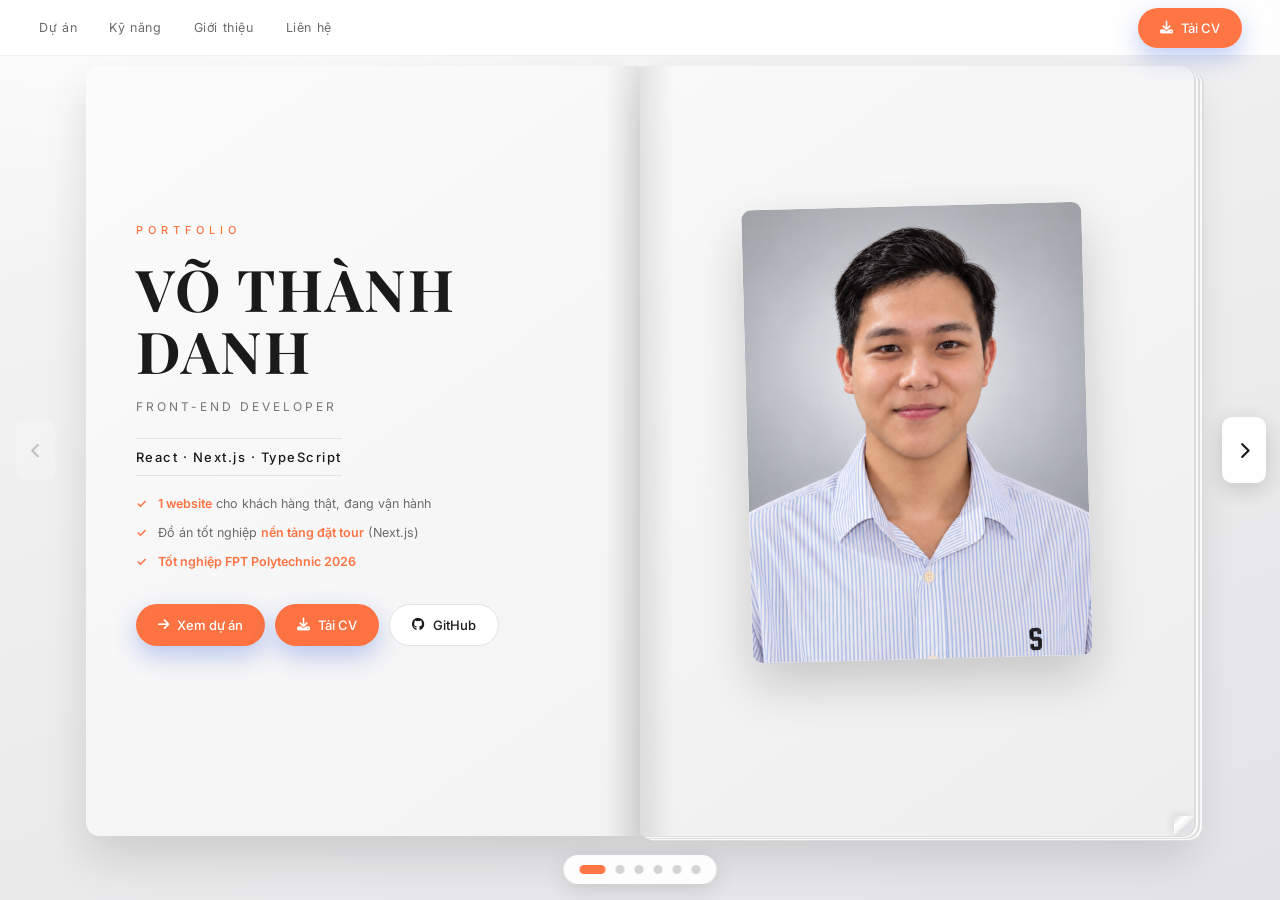
<file: index.html>
<!DOCTYPE html>
<html lang="vi">
<head>
    <meta charset="UTF-8">
    <meta name="viewport" content="width=device-width, initial-scale=1.0">
    <title>Võ Thành Danh - Portfolio</title>
    <meta name="description" content="Portfolio của Võ Thành Danh — Junior Front-end Developer: React, Next.js, TypeScript, 2 dự án thực tế đang vận hành.">
    <meta name="theme-color" content="#ff4400">

    <!-- Open Graph: hiển thị ảnh + tên khi chia sẻ link (Zalo, email, Facebook...) -->
    <meta property="og:type" content="website">
    <meta property="og:url" content="https://vo-thanh-danh-portfolio.vercel.app/">
    <meta property="og:site_name" content="Võ Thành Danh Portfolio">
    <meta property="og:locale" content="vi_VN">
    <meta property="og:title" content="Võ Thành Danh | Front-end Developer">
    <meta property="og:description" content="React · Next.js · TypeScript. 2 dự án thực tế đang vận hành.">
    <meta property="og:image" content="https://vo-thanh-danh-portfolio.vercel.app/images/og-cover.png">
    <meta property="og:image:width" content="1200">
    <meta property="og:image:height" content="630">
    <meta property="og:image:alt" content="Võ Thành Danh —  Front-end Developer">

    <meta name="twitter:card" content="summary_large_image">
    <meta name="twitter:title" content="Võ Thành Danh | Front-end Developer">
    <meta name="twitter:description" content="React · Next.js · TypeScript. 2 dự án thực tế đang vận hành.">
    <meta name="twitter:image" content="https://vo-thanh-danh-portfolio.vercel.app/images/og-cover.png">

    <link rel="stylesheet" href="style.css">
    <link href="https://fonts.googleapis.com/css2?family=Playfair+Display:wght@400;500;600;700&family=Inter:wght@300;400;500;600&display=swap" rel="stylesheet">
    <link rel="stylesheet" href="https://cdnjs.cloudflare.com/ajax/libs/font-awesome/6.4.0/css/all.min.css">
</head>
<body>
    <header class="topbar" id="topbar">
        <nav class="topbar-nav" aria-label="Điều hướng chính">
            <button type="button" data-target="project-1,project-2">Dự án</button>
            <button type="button" data-target="skills">Kỹ năng</button>
            <button type="button" data-target="about">Giới thiệu</button>
            <button type="button" data-target="contact">Liên hệ</button>
        </nav>
        <button class="btn-primary topbar-cv js-cv" type="button">
            <i class="fas fa-download"></i> Tải CV
        </button>
    </header>

    <div class="scroll-progress" id="scrollProgress"></div>

    <button class="nav-btn prev-btn" id="prevBtn" aria-label="Trang trước">
        <i class="fas fa-chevron-left"></i>
    </button>
    <button class="nav-btn next-btn" id="nextBtn" aria-label="Trang sau">
        <i class="fas fa-chevron-right"></i>
    </button>

    <main class="scroller" id="scroller">

        <!-- Slide 1: Trang bìa (kèm tóm tắt) -->
        <section class="spread cover-spread reveal" id="hero" data-title="Trang bìa">
            <div class="left-page cover-left">
                <div class="page-content">
                    <p class="cover-label">PORTFOLIO</p>
                    <h1 class="cover-name">VÕ THÀNH DANH</h1>
                    <p class="cover-role">FRONT-END DEVELOPER</p>
                    <p class="cover-stack">React · Next.js · TypeScript</p>
                    <ul class="cover-points">
                        <li><strong class="kw">1 website</strong> cho khách hàng thật, đang vận hành</li>
                        <li>Đồ án tốt nghiệp <strong class="kw">nền tảng đặt tour</strong> (Next.js)</li>
                        <li><strong class="kw">Tốt nghiệp FPT Polytechnic 2026</strong></li>
                    </ul>
                    <div class="cover-actions">
                        <button class="btn-primary" type="button" data-goto="3">
                            <i class="fas fa-arrow-right"></i> Xem dự án
                        </button>
                        <button class="btn-primary js-cv" id="cvBtn" type="button">
                            <i class="fas fa-download"></i> Tải CV
                        </button>
                        <a class="btn-ghost" href="https://github.com/danh1604" target="_blank" rel="noopener">
                            <i class="fab fa-github"></i> GitHub
                        </a>
                    </div>
                </div>
            </div>
            <div class="right-page cover-right">
                <div class="page-content">
                    <div class="cover-photo">
                        <div class="photo-placeholder">
                            <img src="images/MY.png" alt="Ảnh đại diện">
                        </div>
                    </div>
                </div>
            </div>
        </section>

        <section class="spread content-spread reveal" id="about" data-title="Profile & Học vấn">
            <div class="left-page">
                <div class="page-content">
                    <h2 class="page-title">PROFILE</h2>
                    <div class="content-text">
                        <p class="intro">Xin chào, tôi là <strong>Võ Thành Danh</strong></p>
                        <p>Tôi vừa tốt nghiệp chuyên ngành <strong class="kw">Lập trình Web</strong> tại <strong class="kw">FPT Polytechnic</strong> và định hướng phát triển sự nghiệp trong lĩnh vực Front-end Development. Tôi có khả năng xây dựng <strong class="kw">giao diện web responsive</strong> bằng HTML, CSS, JavaScript, React và Next.js.</p>
                        <p>Trong quá trình học tập và thực hiện dự án, tôi đã xây dựng các website thực tế như <strong class="kw">website đặt lịch cho một tiệm nail</strong> (dự án freelance, đang hoạt động) và <strong class="kw">nền tảng đặt tour du lịch</strong> (đồ án tốt nghiệp nhóm).</p>
                        <p>Hiện tại, tôi đang tìm cơ hội ở vị trí <strong class="kw">Fresher/Intern Front-end</strong> để được làm việc trên sản phẩm thật, học hỏi từ anh chị đi trước và phát triển kỹ năng một cách bài bản.</p>
                    </div>
                    <div class="stats-row">
                        <div class="stat">
                            <span class="stat-num">2+</span>
                            <span class="stat-label">Dự án</span>
                        </div>
                        <div class="stat">
                            <span class="stat-num">3+</span>
                            <span class="stat-label">Năm học</span>
                        </div>
                    </div>
                </div>
            </div>
            <div class="right-page">
                <div class="page-content">
                    <h2 class="page-title">HỌC VẤN</h2>
                    <div class="edu-content">
                        <img src="images/fpt.png" alt="FPT Polytechnic" class="edu-logo">
                        <div class="edu-icon">
                            <i class="fas fa-graduation-cap"></i>
                        </div>
                        <h3>FPT Polytechnic</h3>
                        <p class="edu-major">Website Design / Web Development</p>
                        <p class="edu-time">2023 - 2026</p>
                        <p class="edu-status">Tốt nghiệp</p>
                    </div>
                </div>
            </div>
        </section>

        <section class="spread content-spread reveal" id="skills" data-title="Kỹ năng">
            <div class="left-page">
                <div class="page-content">
                    <h2 class="page-title">KỸ NĂNG</h2>
                    <p class="page-lead">Nền tảng tôi dùng để xây dựng <strong class="kw">giao diện, API</strong> và triển khai sản phẩm.</p>
                    <div class="skills-content">
                        <div class="skill-item">
                            <h4>FRONT-END</h4>
                            <p>HTML5 • CSS3 • JavaScript • React.js • TypeScript</p>
                        </div>
                        <div class="skill-item">
                            <h4>BACK-END</h4>
                            <p>Node.js • MongoDB • MySQL</p>
                        </div>
                        <div class="skill-item">
                            <h4>TOOLS</h4>
                            <p>Git / GitHub • VS Code • Vercel</p>
                        </div>
                        <div class="skill-item">
                            <h4>MARKETING &amp; CONTENT</h4>
                            <p>Hiểu biết cơ bản về SEO on-page</p>
                        </div>
                    </div>
                </div>
            </div>
            <div class="right-page">
                <div class="page-content">
                    <h2 class="page-title">KỸ NĂNG THEO DỰ ÁN</h2>
                    <p class="page-lead">Những công nghệ tôi đã <strong class="kw">áp dụng trực tiếp</strong> vào sản phẩm thực tế.</p>
                    <div class="skills-content">
                        <div class="skill-item">
                            <h4>SHAPE NAIL LOUNGE · FREELANCE</h4>
                            <p>React.js • Vite • JavaScript • Brevo API • Vercel</p>
                            <p class="skill-note">Form đặt lịch có kiểm tra dữ liệu đầu vào.</p>
                            <p class="skill-note">Gửi email xác nhận cho khách và báo lịch cho tiệm.</p>
                            <p class="skill-note">Tự deploy trên Vercel, tối ưu trải nghiệm mobile.</p>
                        </div>
                        <div class="skill-item">
                            <h4>PICKYOURWAY · ĐỒ ÁN TỐT NGHIỆP</h4>
                            <p>Next.js • TypeScript • REST API • MongoDB • CSS</p>
                            <p class="skill-note">Trang chi tiết tour và blog động theo App Router.</p>
                            <p class="skill-note">Tích hợp REST API cho tour, bài viết và bình luận.</p>
                            <p class="skill-note">Xây dựng trang quản trị dịch vụ, bình luận.</p>
                        </div>
                    </div>
                </div>
            </div>
        </section>

        <section class="spread content-spread reveal" id="project-1" data-title="Dự án 1">
            <div class="left-page">
                <div class="page-content">
                    <h2 class="page-title">DỰ ÁN 1</h2>
                    <div class="project-content">
                        <h3>Shape Nail Lounge | Website đặt lịch trực tuyến</h3>
                        <p class="project-type">Dự án freelance cho khách hàng thực tế · Làm một mình · 08/2026</p>
                        <div class="project-tags">
                            <span>React.js</span>
                            <span>Vite</span>
                            <span>JavaScript</span>
                            <span>Brevo</span>
                            <span>Vercel</span>
                        </div>
                        <ul class="project-list">
                            <li>Website giới thiệu dịch vụ và <strong class="kw">đặt lịch hẹn online</strong> cho một tiệm nail, đang vận hành trên tên miền riêng.</li>
                            <li>Xây dựng <strong class="kw">form đặt lịch hoàn chỉnh</strong>: thông tin khách hàng, chọn dịch vụ, chọn ngày giờ, có kiểm tra dữ liệu đầu vào.</li>
                            <li>Tích hợp <strong class="kw">Brevo API</strong> để tự động gửi email xác nhận cho khách và thông báo lịch mới cho tiệm.</li>
                            <li>Thiết kế <strong class="kw">responsive</strong>, tối ưu trải nghiệm trên mobile (nơi phần lớn khách đặt lịch).</li>
                            <li>Tự triển khai trên <strong class="kw">Vercel</strong>, cấu hình tên miền riêng.</li>
                            <li>Khó khăn đã giải quyết: Xử lí các vấn đề liên quan đến <strong class="kw">nhắc hẹn</strong> khi khách hàng gần đến thời gian hẹn.</li>
                        </ul>
                        <div class="project-links">
                            <a href="https://shapenailloungeclt.com/" target="_blank" class="demo-link">
                                <i class="fas fa-external-link-alt"></i> Xem Demo
                            </a>
                            <a href="https://github.com/danh1604" target="_blank" class="demo-link ghost">
                                <i class="fab fa-github"></i> GitHub
                            </a>
                        </div>
                    </div>
                </div>
            </div>
            <div class="right-page">
                <div class="page-content">
                    <div class="project-gallery">
                        <div class="gallery-main">
                            <img src="images/home nail.png" alt="Shape Nail Lounge - Trang chủ">
                        </div>
                        <div class="gallery-row">
                            <div class="gallery-item">
                                <img src="images/booking nail.png" alt="Shape Nail Lounge - Đặt lịch">
                            </div>
                            <div class="gallery-item">
                                <img src="images/mobile nail.png" alt="Shape Nail Lounge - Mobile">
                            </div>
                        </div>
                    </div>
                </div>
            </div>
        </section>

        <section class="spread content-spread reveal" id="project-2" data-title="Dự án 2">
            <div class="left-page">
                <div class="page-content">
                    <h2 class="page-title">DỰ ÁN 2</h2>
                    <div class="project-content">
                        <h3>PickYourWay | Nền tảng đặt tour du lịch</h3>
                        <p class="project-type">Đồ án tốt nghiệp · Nhóm 6 người · Vai trò: Front-end Developer · 05/2026</p>
                        <div class="project-tags">
                            <span>Next.js</span>
                            <span>TypeScript</span>
                            <span>MongoDB</span>
                            <span>CSS</span>
                            <span>REST API</span>
                            <span>Vercel</span>
                        </div>
                        <ul class="project-list">
                            <li>Nền tảng giúp người dùng tìm kiếm, xem chi tiết và <strong class="kw">đặt tour du lịch</strong>, kèm blog và trang quản trị.</li>
                            <li class="project-subtitle">Vai trò của tôi:</li>
                            <li>Xây dựng các trang chi tiết tour và bài viết (blog) động sử dụng <strong class="kw">Next.js App Router</strong>.</li>
                            <li>Tích hợp <strong class="kw">REST API</strong> cho các dữ liệu về tour, bài viết, dịch vụ và bình luận.</li>
                            <li>Triển khai giao diện người dùng (UI) có khả năng thích ứng (<strong class="kw">responsive</strong>) bằng CSS.</li>
                            <li>Xây dựng các tính năng <strong class="kw">quản trị</strong> để quản lý dịch vụ và bình luận.</li>
                            <li>Triển khai ứng dụng trên nền tảng <strong class="kw">Vercel</strong>.</li>
                        </ul>
                        <div class="project-links">
                            <a href="https://pickyourway.vercel.app/" target="_blank" class="demo-link">
                                <i class="fas fa-external-link-alt"></i> Xem Demo
                            </a>
                            <a href="https://github.com/tabii12/DATN" target="_blank" class="demo-link ghost">
                                <i class="fab fa-github"></i> GitHub
                            </a>
                        </div>
                    </div>
                </div>
            </div>
            <div class="right-page">
                <div class="page-content">
                    <div class="project-gallery">
                        <div class="gallery-main">
                            <img src="images/travel home.png" alt="PickYourWay - Trang chủ">
                        </div>
                        <div class="gallery-row">
                            <div class="gallery-item">
                                <img src="images/timkiem.png" alt="PickYourWay - Tìm kiếm">
                            </div>
                            <div class="gallery-item">
                                <img src="images/admin.png" alt="PickYourWay - Quản trị">
                            </div>
                        </div>
                    </div>
                </div>
            </div>
        </section>

        <section class="spread content-spread reveal" id="contact" data-title="Liên hệ">
            <div class="left-page">
                <div class="page-content">
                    <h2 class="page-title">LIÊN HỆ</h2>
                    <div class="contact-content">
                        <div class="contact-item">
                            <i class="fas fa-phone"></i>
                            <div>
                                <h4>Số điện thoại</h4>
                                <a href="tel:+84385008361">0385 008 361</a>
                            </div>
                        </div>
                        <div class="contact-item">
                            <i class="fas fa-envelope"></i>
                            <div>
                                <h4>Email</h4>
                                <a href="mailto:danhtanthuy24@gmail.com">danhtanthuy24@gmail.com</a>
                            </div>
                        </div>
                        <div class="contact-item">
                            <i class="fab fa-github"></i>
                            <div>
                                <h4>GitHub</h4>
                                <a href="https://github.com/danh1604" target="_blank">github.com/danh1604</a>
                                <a href="https://github.com/tabii12/DATN" target="_blank">github.com/tabii12/DATN</a>
                            </div>
                        </div>

                        <div class="hobby-strip">
                            <p class="hobby-strip-title">SỞ THÍCH</p>
                            <div class="hobby-mini">
                                <span><i class="fas fa-code"></i> Side project</span>
                                <span><i class="fas fa-soccer-ball"></i> Đá bóng</span>
                                <span><i class="fas fa-music"></i> Âm nhạc</span>
                            </div>
                        </div>
                    </div>
                </div>
            </div>
            <div class="right-page">
                <div class="page-content">
                    <div class="thank-content">
                        <p class="thank-text">Cảm ơn bạn<br>đã xem!</p>
                        <p class="thank-sub">Hãy <strong class="kw">liên hệ</strong> nếu quan tâm hợp tác</p>
                    </div>
                </div>
            </div>
        </section>

    </main>

    <div class="dots" id="dots"></div>

    <script src="script.js"></script>
</body>
</html>
</file>
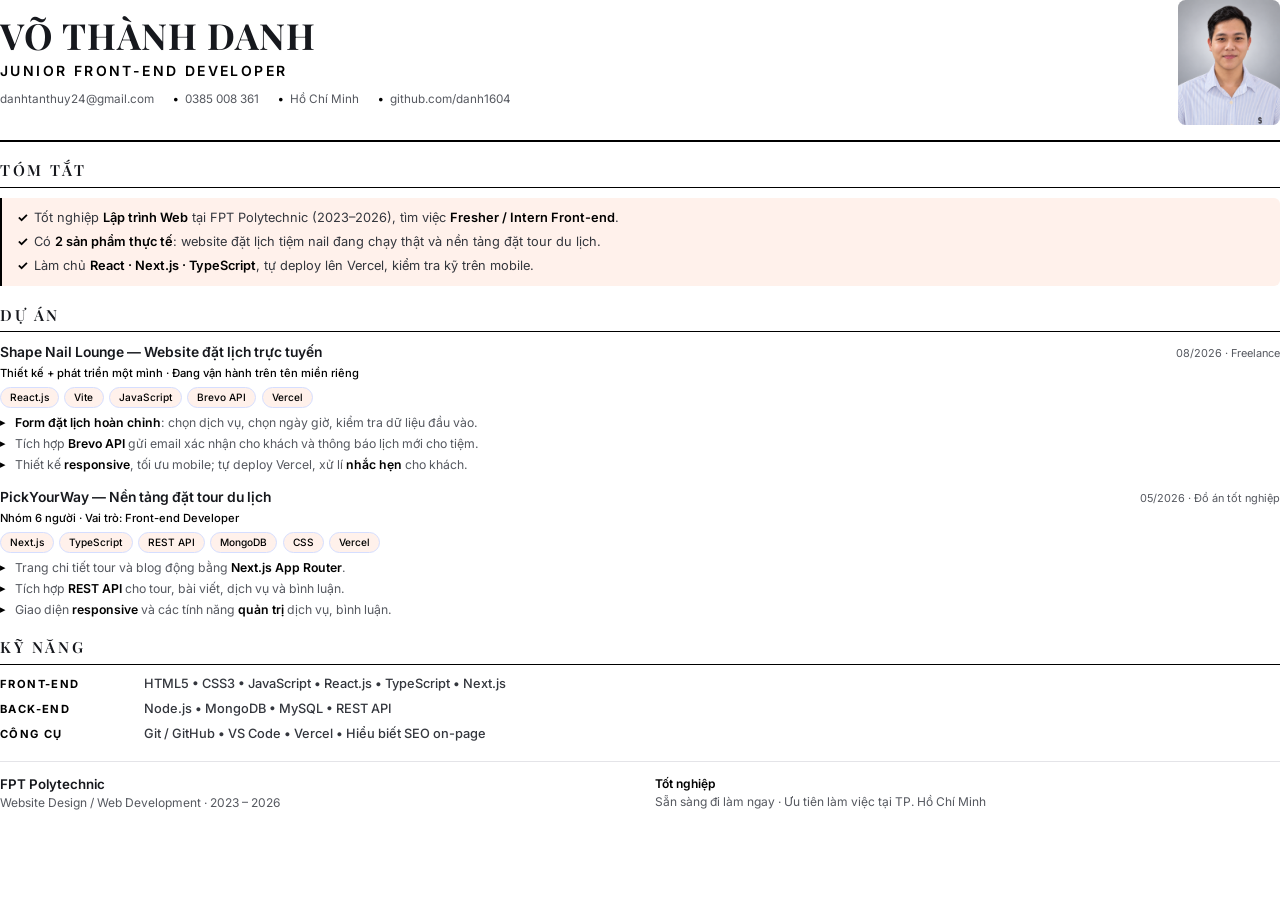
<file: cv.html>
<!DOCTYPE html>
<html lang="vi">
<head>
<meta charset="UTF-8">
<title>Võ Thành Danh - CV</title>
<link href="https://fonts.googleapis.com/css2?family=Playfair+Display:wght@600;700&family=Inter:wght@300;400;500;600;700&display=swap" rel="stylesheet">
<style>
    @page { size: A4; margin: 11mm 12mm; }

    * { margin: 0; padding: 0; box-sizing: border-box; }

    :root {
        --ink: #16181d;
        --muted: #55585f;
        --line: #e4e4e8;
        --accent: #000000;
        --accent-soft: #fff1eb;
    }

    body {
        font-family: 'Inter', sans-serif;
        color: var(--ink);
        font-size: 9.6pt;
        line-height: 1.45;
        -webkit-print-color-adjust: exact;
        print-color-adjust: exact;
    }

    /* ---------- Header ---------- */
    .head {
        display: flex;
        align-items: center;
        gap: 9mm;
        padding-bottom: 4mm;
        border-bottom: 2.2px solid var(--accent);
    }

    .head-text { flex: 1; }

    .name {
        font-family: 'Playfair Display', serif;
        font-size: 27pt;
        font-weight: 700;
        letter-spacing: 1px;
        line-height: 1.05;
        margin-bottom: 1.6mm;
    }

    .role {
        font-size: 10.5pt;
        font-weight: 600;
        letter-spacing: 2.4px;
        text-transform: uppercase;
        color: var(--accent);
        margin-bottom: 2.6mm;
    }

    .contact {
        display: flex;
        flex-wrap: wrap;
        gap: 1.5mm 5mm;
        font-size: 8.8pt;
        color: var(--muted);
    }

    .contact span::before {
        content: '•';
        color: var(--accent);
        margin-right: 1.6mm;
        font-weight: 700;
    }

    .contact span:first-child::before { content: none; }

    .photo {
        width: 27mm;
        height: 33mm;
        border-radius: 2mm;
        overflow: hidden;
        flex-shrink: 0;
        background: var(--accent-soft);
    }

    .photo img { width: 100%; height: 100%; object-fit: cover; }

    /* ---------- Section ---------- */
    section { margin-top: 4.6mm; }

    h2 {
        font-family: 'Playfair Display', serif;
        font-size: 11.5pt;
        font-weight: 600;
        letter-spacing: 2.6px;
        text-transform: uppercase;
        padding-bottom: 1.4mm;
        margin-bottom: 2.6mm;
        border-bottom: 1.4px solid var(--accent);
    }

    p.lead { color: var(--muted); }

    strong, .kw { color: var(--accent); font-weight: 600; }

    /* ---------- Summary ---------- */
    .summary {
        display: flex;
        flex-direction: column;
        gap: 1.4mm;
        background: var(--accent-soft);
        border-left: 2.6px solid var(--accent);
        border-radius: 0 1.6mm 1.6mm 0;
        padding: 3mm 4mm;
    }

    .summary li {
        list-style: none;
        padding-left: 4.6mm;
        position: relative;
        color: #33363d;
    }

    .summary li::before {
        content: '\2713';
        position: absolute;
        left: 0;
        color: var(--accent);
        font-weight: 700;
    }

    /* ---------- Projects ---------- */
    .project { margin-bottom: 3.4mm; }
    .project:last-child { margin-bottom: 0; }

    .project-top {
        display: flex;
        align-items: baseline;
        justify-content: space-between;
        gap: 4mm;
        margin-bottom: 0.8mm;
    }

    .project-name { font-size: 10.4pt; font-weight: 600; }

    .project-date { font-size: 8.2pt; color: var(--muted); white-space: nowrap; }

    .project-meta {
        font-size: 8.4pt;
        color: var(--accent);
        font-weight: 500;
        margin-bottom: 1.4mm;
    }

    .tags {
        display: flex;
        flex-wrap: wrap;
        gap: 1.4mm;
        margin-bottom: 1.6mm;
    }

    .tags span {
        font-size: 7.6pt;
        font-weight: 500;
        color: var(--accent);
        background: var(--accent-soft);
        border: 0.4px solid #d5deff;
        border-radius: 4mm;
        padding: 0.6mm 2.4mm;
    }

    ul.points { list-style: none; display: flex; flex-direction: column; gap: 0.9mm; }

    ul.points li {
        padding-left: 4mm;
        position: relative;
        color: var(--muted);
        font-size: 9.2pt;
    }

    ul.points li::before {
        content: '▸';
        position: absolute;
        left: 0;
        color: var(--accent);
        font-size: 8.4pt;
    }

    /* ---------- Skills ---------- */
    .skills { display: flex; flex-direction: column; gap: 1.8mm; }

    .skill-row { display: flex; gap: 4mm; align-items: baseline; }

    .skill-label {
        flex: 0 0 34mm;
        font-size: 8.4pt;
        font-weight: 700;
        letter-spacing: 1.4px;
        text-transform: uppercase;
        color: var(--accent);
    }

    .skill-value { flex: 1; color: #33363d; font-weight: 500; }

    /* ---------- Bottom row ---------- */
    .bottom {
        display: flex;
        gap: 8mm;
        margin-top: 4.6mm;
        padding-top: 3.4mm;
        border-top: 1px solid var(--line);
    }

    .bottom > div { flex: 1; }

    .edu-name { font-weight: 600; font-size: 10pt; }
    .edu-meta { color: var(--muted); font-size: 9pt; }
    .edu-status { color: var(--accent); font-weight: 600; font-size: 9pt; }
</style>
</head>
<body>

    <div class="head">
        <div class="head-text">
            <div class="name">VÕ THÀNH DANH</div>
            <div class="role">Junior Front-end Developer</div>
            <div class="contact">
                <span>danhtanthuy24@gmail.com</span>
                <span>0385 008 361</span>
                <span>Hồ Chí Minh</span>
                <span>github.com/danh1604</span>
            </div>
        </div>
        <div class="photo">
            <img src="images/MY.png" alt="Ảnh chân dung Võ Thành Danh">
        </div>
    </div>

    <section>
        <h2>Tóm tắt</h2>
        <ul class="summary">
            <li>Tốt nghiệp <strong>Lập trình Web</strong> tại FPT Polytechnic (2023–2026), tìm việc <strong>Fresher / Intern Front-end</strong>.</li>
            <li>Có <strong>2 sản phẩm thực tế</strong>: website đặt lịch tiệm nail đang chạy thật và nền tảng đặt tour du lịch.</li>
            <li>Làm chủ <strong>React · Next.js · TypeScript</strong>, tự deploy lên Vercel, kiểm tra kỹ trên mobile.</li>
        </ul>
    </section>

    <section>
        <h2>Dự án</h2>

        <div class="project">
            <div class="project-top">
                <div class="project-name">Shape Nail Lounge — Website đặt lịch trực tuyến</div>
                <div class="project-date">08/2026 · Freelance</div>
            </div>
            <div class="project-meta">Thiết kế + phát triển một mình · Đang vận hành trên tên miền riêng</div>
            <div class="tags">
                <span>React.js</span><span>Vite</span><span>JavaScript</span><span>Brevo API</span><span>Vercel</span>
            </div>
            <ul class="points">
                <li><strong>Form đặt lịch hoàn chỉnh</strong>: chọn dịch vụ, chọn ngày giờ, kiểm tra dữ liệu đầu vào.</li>
                <li>Tích hợp <strong>Brevo API</strong> gửi email xác nhận cho khách và thông báo lịch mới cho tiệm.</li>
                <li>Thiết kế <strong>responsive</strong>, tối ưu mobile; tự deploy Vercel, xử lí <strong>nhắc hẹn</strong> cho khách.</li>
            </ul>
        </div>

        <div class="project">
            <div class="project-top">
                <div class="project-name">PickYourWay — Nền tảng đặt tour du lịch</div>
                <div class="project-date">05/2026 · Đồ án tốt nghiệp</div>
            </div>
            <div class="project-meta">Nhóm 6 người · Vai trò: Front-end Developer</div>
            <div class="tags">
                <span>Next.js</span><span>TypeScript</span><span>REST API</span><span>MongoDB</span><span>CSS</span><span>Vercel</span>
            </div>
            <ul class="points">
                <li>Trang chi tiết tour và blog động bằng <strong>Next.js App Router</strong>.</li>
                <li>Tích hợp <strong>REST API</strong> cho tour, bài viết, dịch vụ và bình luận.</li>
                <li>Giao diện <strong>responsive</strong> và các tính năng <strong>quản trị</strong> dịch vụ, bình luận.</li>
            </ul>
        </div>
    </section>

    <section>
        <h2>Kỹ năng</h2>
        <div class="skills">
            <div class="skill-row">
                <div class="skill-label">Front-end</div>
                <div class="skill-value">HTML5 • CSS3 • JavaScript • React.js • TypeScript • Next.js</div>
            </div>
            <div class="skill-row">
                <div class="skill-label">Back-end</div>
                <div class="skill-value">Node.js • MongoDB • MySQL • REST API</div>
            </div>
            <div class="skill-row">
                <div class="skill-label">Công cụ</div>
                <div class="skill-value">Git / GitHub • VS Code • Vercel • Hiểu biết SEO on-page</div>
            </div>
        </div>
    </section>

    <div class="bottom">
        <div>
            <div class="edu-name">FPT Polytechnic</div>
            <div class="edu-meta">Website Design / Web Development · 2023 – 2026</div>
        </div>
        <div>
            <div class="edu-status">Tốt nghiệp</div>
            <div class="edu-meta">Sẵn sàng đi làm ngay · Ưu tiên làm việc tại TP. Hồ Chí Minh</div>
        </div>
    </div>

</body>
</html>
</file>
<file: style.css>
* {
    margin: 0;
    padding: 0;
    box-sizing: border-box;
}

/* ============ BIẾN ============ */
:root {
    --ink: #1a1a1a;
    --muted: #6b6b6b;
    --faint: #767676;
    --soft: #8a8a8a;
    --line: #ececec;
    --paper: #ffffff;

    /* Màu nhấn duy nhất của toàn bộ portfolio */
    --accent: #ff4400bb;
    --accent-dark: #ff4400bb;
    --accent-soft: #fff1eb;

    /* Tỉ lệ trang = rộng / cao. 0.707 = A4, 0.75 = 3:4. Tăng số để trang "béo" hơn */
    --ratio: 0.72;

    /* Khoảng trống quanh cuốn tạp chí */
    --top: 66px;      /* chừa chỗ cho thanh điều hướng phía trên */
    --bottom: 64px;   /* chừa chỗ cho thanh dots */
    --side: 88px;     /* chừa chỗ cho nút prev/next */

    --vh: 100vh;

    /* Chiều cao trang: lấy giá trị nhỏ hơn giữa "vừa chiều cao màn hình" và "vừa chiều ngang màn hình" */
    --page-h: min(
        calc(var(--vh) - var(--top) - var(--bottom)),
        calc((100vw - 2 * var(--side)) / 2 / var(--ratio))
    );
    --page-w: calc(var(--page-h) * var(--ratio));
}

@supports (height: 100dvh) {
    :root {
        --vh: 100dvh;
    }
}

html,
body {
    height: 100%;
}

html {
    scroll-behavior: smooth;
}

body {
    font-family: 'Inter', sans-serif;
    color: var(--ink);
    background:
        radial-gradient(1100px 600px at 12% -10%, #ffffff 0%, rgba(255, 255, 255, 0) 60%),
        linear-gradient(160deg, #f7f7f8 0%, #ececed 55%, #e3e3e6 100%);
    background-attachment: fixed;
    overflow: hidden;
    -webkit-font-smoothing: antialiased;
}

img {
    max-width: 100%;
    display: block;
}

/* ============ THANH ĐIỀU HƯỞNG ============ */
.topbar {
    position: fixed;
    top: 0;
    left: 0;
    right: 0;
    height: 56px;
    display: flex;
    align-items: center;
    justify-content: space-between;
    gap: 16px;
    padding: 0 clamp(14px, 3vw, 40px);
    background: rgba(255, 255, 255, 0.88);
    -webkit-backdrop-filter: blur(14px);
    backdrop-filter: blur(14px);
    border-bottom: 1px solid rgba(0, 0, 0, 0.07);
    z-index: 1500;
}

.topbar-nav {
    display: flex;
    align-items: center;
    gap: clamp(12px, 2.4vw, 30px);
    overflow-x: auto;
    scrollbar-width: none;
    min-width: 0;
}

.topbar-nav::-webkit-scrollbar {
    display: none;
}

.topbar-nav button {
    position: relative;
    background: none;
    border: none;
    font-family: 'Inter', sans-serif;
    font-size: 12.5px;
    letter-spacing: 0.6px;
    color: var(--muted);
    padding: 8px 1px;
    cursor: pointer;
    white-space: nowrap;
    transition: color 0.25s ease;
}

.topbar-nav button::after {
    content: '';
    position: absolute;
    left: 0;
    right: 0;
    bottom: 2px;
    height: 2px;
    background: var(--accent);
    transform: scaleX(0);
    transform-origin: left center;
    transition: transform 0.28s ease;
}

.topbar-nav button:hover,
.topbar-nav button.active {
    color: var(--accent);
}

.topbar-nav button.active {
    font-weight: 500;
}

.topbar-nav button:hover::after,
.topbar-nav button.active::after {
    transform: scaleX(1);
}

.topbar-cv {
    flex-shrink: 0;
    padding: 9px 18px;
    font-size: 12.5px;
    box-shadow: 0 6px 16px rgba(0, 0, 0, 0.14);
}

/* Scroll progress */
.scroll-progress {
    position: fixed;
    top: 0;
    left: 0;
    height: 3px;
    width: 0%;
    background: linear-gradient(90deg, var(--accent), var(--accent-dark));
    z-index: 2000;
    transition: width 0.12s linear;
}

::selection {
    background: rgba(29, 78, 216, 0.18);
}

/* ============ SCROLLER (cuộn ngang liên tục như tạp chí) ============ */
.scroller {
    display: flex;
    height: var(--vh);
    overflow-x: auto;
    overflow-y: hidden;
    overscroll-behavior: contain;
    scroll-behavior: auto;
    touch-action: pan-y pinch-zoom;
    counter-reset: page;
    scrollbar-width: none;
    -ms-overflow-style: none;
}

.scroller::-webkit-scrollbar {
    display: none;
}

/* Mỗi spread vẫn rộng 100% màn hình (JS dựa vào điều này),
   nhưng 2 trang bên trong là hình chữ nhật đứng, căn giữa, ghép sát nhau như cuốn sách */
.spread {
    flex: 0 0 100%;
    width: 100%;
    height: var(--vh);
    display: flex;
    justify-content: center;
    align-items: center;
    gap: 0;
    padding: var(--top) var(--side) var(--bottom);
    filter: drop-shadow(0 22px 40px rgba(0, 0, 0, 0.12));
}

/* ============ Pages ============ */
.left-page,
.right-page {
    position: relative;
    flex: 0 0 var(--page-w);
    width: var(--page-w);
    height: var(--page-h);
    background: var(--paper);
    overflow: hidden;
    display: flex;
    flex-direction: column;
    min-width: 0;
    container-type: inline-size;
}

.left-page {
    border-radius: 14px 3px 3px 14px;
}

.right-page {
    border-radius: 3px 14px 14px 3px;
}

/* Số trang như tạp chí in */
.left-page,
.right-page {
    counter-increment: page;
}

.left-page::before,
.right-page::after {
    content: counter(page, decimal-leading-zero);
    position: absolute;
    bottom: 16px;
    font-size: 10px;
    font-weight: 500;
    letter-spacing: 2px;
    color: var(--soft);
    pointer-events: none;
    z-index: 6;
}

.left-page::before {
    left: 24px;
}

.right-page::after {
    right: 24px;
}

/* Trang bìa không đánh số */
.cover-left::before,
.cover-right::after {
    content: none;
}

/* Gáy sách */
.left-page::after {
    content: '';
    position: absolute;
    top: 0;
    right: 0;
    width: 34px;
    height: 100%;
    background: linear-gradient(270deg, rgba(0, 0, 0, 0.09) 0%, rgba(0, 0, 0, 0) 100%);
    pointer-events: none;
    z-index: 5;
}

.right-page::before {
    content: '';
    position: absolute;
    top: 0;
    left: 0;
    width: 34px;
    height: 100%;
    background: linear-gradient(90deg, rgba(0, 0, 0, 0.09) 0%, rgba(0, 0, 0, 0) 100%);
    pointer-events: none;
    z-index: 5;
}

.page-content {
    width: 100%;
    height: 100%;
    flex: 1;
    min-height: 0;
    padding: 40px 36px 50px;
    padding: clamp(26px, 7cqi, 48px) clamp(24px, 6.5cqi, 44px) calc(clamp(26px, 7cqi, 48px) + 14px);
    display: flex;
    flex-direction: column;
    overflow-y: auto;
    scrollbar-width: none;
}

.page-content::-webkit-scrollbar {
    display: none;
}

/* ============ COVER ============ */
.cover-left {
    background: linear-gradient(145deg, #fbfbfb 0%, #f3f3f4 100%);
}

.cover-left .page-content {
    justify-content: center;
    align-items: flex-start;
    padding-left: clamp(28px, 9cqi, 60px);
    padding-bottom: 72px;
}

.cover-label {
    font-size: 11px;
    letter-spacing: 5px;
    color: var(--accent);
    margin-bottom: 20px;
    font-weight: 500;
}

.cover-name {
    font-family: 'Playfair Display', serif;
    font-size: clamp(2rem, 3.6vw, 3.4rem);
    font-size: clamp(2rem, 11cqi, 3.6rem);
    font-weight: 700;
    line-height: 1.08;
    margin-bottom: 16px;
    letter-spacing: 2px;
}

.cover-role {
    font-size: 12px;
    letter-spacing: 3px;
    color: var(--faint);
    line-height: 1.7;
    margin-bottom: 20px;
    text-transform: uppercase;
}

/* Dòng công nghệ + các điểm nổi bật trên trang bìa */
.cover-stack {
    font-size: 13px;
    font-weight: 500;
    letter-spacing: 1.5px;
    color: var(--ink);
    padding: 10px 0;
    border-top: 1px solid #e2e2e2;
    border-bottom: 1px solid #e2e2e2;
    margin-bottom: 18px;
}

.cover-points {
    list-style: none;
    display: flex;
    flex-direction: column;
    gap: 9px;
    margin-bottom: 6px;
}

.cover-points li {
    font-size: 12.5px;
    color: var(--muted);
    line-height: 1.6;
    padding-left: 22px;
    position: relative;
}

.cover-points li::before {
    content: '\2713';
    position: absolute;
    left: 0;
    color: var(--accent);
    font-weight: 600;
}

.cover-info p {
    font-size: 11.5px;
    color: var(--faint);
    margin-bottom: 6px;
    letter-spacing: 1px;
}

.cover-actions {
    display: flex;
    flex-wrap: wrap;
    gap: 10px;
    margin-top: 26px;
}

.btn-primary,
.btn-ghost {
    display: inline-flex;
    align-items: center;
    gap: 8px;
    padding: 12px 22px;
    border-radius: 30px;
    font-family: 'Inter', sans-serif;
    font-size: 13px;
    font-weight: 500;
    cursor: pointer;
    text-decoration: none;
    transition: transform 0.25s ease, box-shadow 0.25s ease, background 0.25s ease;
}

.btn-primary {
    background: var(--accent);
    color: #fff;
    border: none;
    box-shadow: 0 10px 24px rgba(29, 78, 216, 0.28);
}

.btn-ghost {
    background: #fff;
    color: var(--ink);
    border: 1px solid #e2e2e2;
}

.scroll-hint {
    position: absolute;
    left: clamp(28px, 9cqi, 60px);
    bottom: 26px;
    display: flex;
    align-items: center;
    gap: 10px;
    font-size: 10.5px;
    letter-spacing: 2px;
    text-transform: uppercase;
    color: var(--soft);
    z-index: 6;
}

.scroll-hint i {
    animation: slideRight 1.6s infinite ease-in-out;
}

@keyframes slideRight {
    0%, 100% { transform: translateX(0); }
    50% { transform: translateX(7px); }
}

.cover-right {
    background: linear-gradient(145deg, #f9f9f9 0%, #eeeeef 100%);
}

.cover-right .page-content {
    justify-content: center;
    align-items: center;
    overflow: hidden;
}

.cover-photo {
    width: min(320px, 70%);
    width: min(340px, 66cqi);
    aspect-ratio: 3 / 4;
    border-radius: 10px;
    overflow: hidden;
    box-shadow: 0 22px 50px rgba(0, 0, 0, 0.18);
    margin-bottom: 22px;
    transform: rotate(-1.5deg);
}

.photo-placeholder {
    width: 100%;
    height: 100%;
    background: linear-gradient(135deg, #f0f0f1 0%, #e4e4e6 100%);
}

.photo-placeholder img {
    width: 100%;
    height: 100%;
    object-fit: cover;
}

.cover-year {
    font-size: 11px;
    color: var(--soft);
    letter-spacing: 3px;
    font-weight: 500;
}

/* ============ CONTENT ============ */
.page-title {
    font-family: 'Playfair Display', serif;
    font-size: 19px;
    font-weight: 600;
    letter-spacing: 3px;
    margin-bottom: 16px;
    padding-bottom: 10px;
    border-bottom: 2px solid var(--accent);
    text-transform: uppercase;
}

/* Từ khóa được tô màu nhấn + in đậm */
.kw {
    color: var(--accent);
    font-weight: 600;
}

.content-text {
    flex: 1;
}

/* Dòng dẫn ngắn ngay dưới tiêu đề trang */
.page-lead {
    font-size: 13px;
    color: var(--muted);
    line-height: 1.7;
    margin-top: -10px;
    margin-bottom: 6px;
}

.content-text .intro {
    font-size: 15.5px;
    color: #333;
    margin-bottom: 16px;
    font-weight: 500;
}

.content-text p {
    font-size: 13.5px;
    color: var(--muted);
    line-height: 1.8;
    margin-bottom: 13px;
}

.stats-row {
    display: flex;
    gap: 44px;
    padding-top: 16px;
    border-top: 1px solid var(--line);
}

.stat-num {
    display: block;
    font-family: 'Playfair Display', serif;
    font-size: 2.1rem;
    font-weight: 700;
    color: var(--accent);
}

.stat-label {
    font-size: 10px;
    color: var(--faint);
    letter-spacing: 1px;
    text-transform: uppercase;
}

.image-frame,
.achievements-image-frame {
    width: 100%;
    height: 100%;
    display: flex;
    justify-content: center;
    align-items: center;
}

.page-img {
    width: 100%;
    height: 100%;
    min-height: 240px;
    background: linear-gradient(135deg, #f0f0f1 0%, #e4e4e6 100%);
    border-radius: 10px;
    overflow: hidden;
}

.page-img img {
    width: 100%;
    height: 100%;
    object-fit: cover;
    border-radius: 10px;
}

/* Gallery */
.project-gallery,
.hobbies-gallery {
    width: 100%;
    height: 100%;
    display: flex;
    flex-direction: column;
    gap: 12px;
}

.gallery-main {
    flex: 1;
    min-height: 180px;
    border-radius: 10px;
    overflow: hidden;
    background: #fff;
    border: 1px solid #e6e6e6;
}

.gallery-main img {
    width: 100%;
    height: 100%;
    object-fit: contain;
    display: block;
    background: #fff;
}

.gallery-row {
    display: flex;
    gap: 12px;
    height: 30%;
    min-height: 120px;
    max-height: 220px;
    flex-shrink: 0;
}

.gallery-item {
    flex: 1;
    border-radius: 10px;
    overflow: hidden;
    background: #fff;
    border: 1px solid #e6e6e6;
}

.gallery-item img {
    width: 100%;
    height: 100%;
    object-fit: contain;
    display: block;
    background: #fff;
}

/* Skills */
.skills-content,
.edu-content,
.achievements-content,
.hobbies-content,
.contact-content {
    flex: 1;
    display: flex;
    flex-direction: column;
    justify-content: center;
    gap: 16px;
}

.skill-item {
    padding: 15px 18px;
    background: #f8f8f8;
    border-left: 3px solid var(--accent);
    border-radius: 0 10px 10px 0;
    transition: transform 0.3s ease, background 0.3s ease;
}

.skill-item h4 {
    font-size: 11px;
    font-weight: 600;
    letter-spacing: 2px;
    margin-bottom: 7px;
    text-transform: uppercase;
}

.skill-item p {
    font-size: 13px;
    color: var(--muted);
    line-height: 1.6;
}

/* Dòng công nghệ chính trong thẻ kỹ năng */
.skill-item > p:not(.skill-note) {
    color: var(--ink);
    font-weight: 500;
}

.skill-item p.skill-note {
    font-size: 11.5px;
    color: var(--soft);
    line-height: 1.55;
    margin-top: 5px;
}

.skills-content {
    gap: 15px;
}

/* Education */
.edu-content {
    align-items: center;
    text-align: center;
}

.edu-logo {
    width: 100%;
    max-width: 300px;
    height: auto;
    margin-bottom: 12px;
    object-fit: contain;
}

.edu-icon {
    width: 66px;
    height: 66px;
    border-radius: 50%;
    background: linear-gradient(135deg, var(--accent) 0%, var(--accent-dark) 100%);
    display: flex;
    align-items: center;
    justify-content: center;
    color: #fff;
    font-size: 26px;
    margin-bottom: 16px;
    box-shadow: 0 12px 26px rgba(29, 78, 216, 0.3);
}

.edu-content h3 {
    font-family: 'Playfair Display', serif;
    font-size: 1.25rem;
    font-weight: 600;
    margin-bottom: 8px;
}

.edu-major {
    font-size: 13.5px;
    color: var(--muted);
    margin-bottom: 5px;
}

.edu-time {
    font-size: 12px;
    color: var(--faint);
    margin-bottom: 5px;
}

.edu-status {
    font-size: 12px;
    color: var(--accent);
    font-weight: 600;
}

/* Project */
.project-content {
    flex: 1;
    min-height: 0;
    display: flex;
    flex-direction: column;
    /* căn giữa khi còn chỗ; "safe center" lùi về start khi tràn để không cắt đầu chữ */
    justify-content: center;
    justify-content: safe center;
}

.project-content h3 {
    font-family: 'Playfair Display', serif;
    font-size: 1.15rem;
    font-weight: 600;
    line-height: 1.3;
    margin-bottom: 4px;
}

.project-type {
    font-size: 12px;
    color: var(--faint);
    line-height: 1.5;
    margin-bottom: 10px;
}

.project-tags {
    display: flex;
    flex-wrap: wrap;
    gap: 7px;
    margin-bottom: 10px;
}

.project-tags span {
    padding: 4px 11px;
    background: var(--accent-soft);
    border-radius: 16px;
    font-size: 11px;
    color: var(--accent-dark);
}

.project-list {
    list-style: none;
    margin-bottom: 14px;
}

.project-list li {
    font-size: 12.5px;
    color: var(--muted);
    padding: 3px 0 3px 16px;
    position: relative;
    line-height: 1.5;
}

.project-list li::before {
    content: '▸';
    position: absolute;
    left: 0;
    color: var(--accent);
}

.project-list li.project-subtitle {
    font-family: 'Playfair Display', serif;
    font-size: 15px;
    font-weight: 600;
    color: var(--ink);
    padding-left: 0;
    margin-top: 6px;
}

.project-list li.project-subtitle::before {
    display: none;
}

.demo-link {
    display: inline-flex;
    align-items: center;
    gap: 7px;
    padding: 10px 20px;
    background: var(--accent);
    color: #fff;
    text-decoration: none;
    border-radius: 26px;
    font-size: 12.5px;
    font-weight: 500;
    transition: transform 0.25s ease, box-shadow 0.25s ease;
    width: fit-content;
    flex-shrink: 0;
    box-shadow: 0 10px 24px rgba(255, 68, 0, 0.25);
}

.project-links {
    display: flex;
    flex-wrap: wrap;
    align-items: center;
    gap: 12px;
}

.demo-link.ghost {
    background: #fff;
    color: var(--ink);
    border: 1px solid #e2e2e2;
    box-shadow: none;
}

    .demo-link.ghost:hover {
        background: var(--accent-soft);
        border-color: var(--accent);
        color: var(--accent);
        transform: translateY(-2px);
    }

/* Contact */
.contact-content {
    gap: 13px;
}

.hobby-strip {
    margin-top: 10px;
    padding-top: 16px;
    border-top: 1px solid var(--line);
}

.hobby-strip-title {
    font-size: 10px;
    letter-spacing: 3px;
    color: var(--accent);
    margin-bottom: 11px;
    font-weight: 500;
}

.hobby-mini {
    display: flex;
    flex-wrap: wrap;
    gap: 8px;
}

.hobby-mini span {
    display: inline-flex;
    align-items: center;
    gap: 7px;
    font-size: 11.5px;
    color: var(--accent-dark);
    background: var(--accent-soft);
    border: 1px solid #dbe3ff;
    padding: 7px 13px;
    border-radius: 20px;
}

.hobby-mini i {
    font-size: 12px;
    color: var(--accent);
}

.contact-item {
    display: flex;
    align-items: center;
    gap: 15px;
    padding: 15px;
    background: #f8f8f8;
    border-radius: 12px;
    transition: transform 0.3s ease, box-shadow 0.3s ease;
    min-width: 0;
}

.contact-item > div {
    min-width: 0;
}

.contact-item i {
    font-size: 19px;
    width: 46px;
    height: 46px;
    background: #efefef;
    border-radius: 50%;
    display: flex;
    align-items: center;
    justify-content: center;
    flex-shrink: 0;
}

.contact-item h4 {
    font-size: 12px;
    font-weight: 600;
    margin-bottom: 3px;
    letter-spacing: 1px;
}

.contact-item a {
    display: block;
    font-size: 11.5px;
    color: var(--muted);
    text-decoration: none;
    transition: color 0.3s ease;
    overflow-wrap: anywhere;
}

/* Thank */
.thank-content {
    flex: 1;
    display: flex;
    flex-direction: column;
    justify-content: center;
    align-items: center;
    text-align: center;
    background: radial-gradient(500px 300px at 50% 40%, rgba(0, 0, 0, 0.03) 0%, rgba(0, 0, 0, 0) 70%);
}

.thank-text {
    font-family: 'Playfair Display', serif;
    font-size: clamp(1.9rem, 3vw, 2.6rem);
    font-size: clamp(1.8rem, 8.5cqi, 2.8rem);
    font-weight: 600;
    line-height: 1.3;
    margin-bottom: 14px;
}

.thank-sub {
    font-size: 13px;
    color: var(--faint);
    letter-spacing: 1px;
}

/* Achievements */
.achievement-item {
    display: flex;
    align-items: flex-start;
    gap: 15px;
    padding: 16px;
    background: #f8f8f8;
    border-radius: 12px;
    transition: transform 0.3s ease, box-shadow 0.3s ease;
}

.achievement-icon {
    width: 50px;
    height: 50px;
    border-radius: 50%;
    background: linear-gradient(135deg, #1a1a1a 0%, #333 100%);
    display: flex;
    align-items: center;
    justify-content: center;
    color: #fff;
    font-size: 18px;
    flex-shrink: 0;
}

.achievement-text h4 {
    font-size: 14.5px;
    font-weight: 600;
    margin-bottom: 4px;
}

.achievement-text p {
    font-size: 12.5px;
    color: var(--muted);
    line-height: 1.55;
}

/* Hobbies */
.hobby-item {
    display: flex;
    align-items: flex-start;
    gap: 15px;
    padding: 15px;
    background: #f8f8f8;
    border-radius: 12px;
    transition: transform 0.3s ease, box-shadow 0.3s ease;
}

.hobby-item i {
    font-size: 21px;
    width: 48px;
    height: 48px;
    background: #efefef;
    border-radius: 50%;
    display: flex;
    align-items: center;
    justify-content: center;
    flex-shrink: 0;
}

.hobby-item h4 {
    font-size: 13.5px;
    font-weight: 600;
    margin-bottom: 4px;
}

.hobby-item p {
    font-size: 11.5px;
    color: var(--muted);
    line-height: 1.55;
}

/* ============ NAV BUTTONS ============ */
.nav-btn {
    position: fixed;
    top: 50%;
    transform: translateY(-50%);
    width: 52px;
    height: 78px;
    border: none;
    background: rgba(255, 255, 255, 0.95);
    color: var(--ink);
    font-size: 19px;
    cursor: pointer;
    z-index: 1000;
    border-radius: 10px;
    box-shadow: 0 6px 22px rgba(0, 0, 0, 0.16);
    transition: transform 0.25s ease, box-shadow 0.25s ease, background 0.25s ease, opacity 0.25s ease;
    display: flex;
    align-items: center;
    justify-content: center;
    -webkit-backdrop-filter: blur(8px);
    backdrop-filter: blur(8px);
}

.nav-btn:active {
    transform: translateY(-50%) scale(0.95);
}

.nav-btn:disabled {
    opacity: 0.25;
    cursor: not-allowed;
    transform: translateY(-50%) scale(0.9);
    box-shadow: none;
}

.prev-btn {
    left: 18px;
}

.next-btn {
    right: 18px;
}

/* ============ DOTS ============ */
.dots {
    position: fixed;
    bottom: 16px;
    left: 50%;
    transform: translateX(-50%);
    display: flex;
    align-items: center;
    gap: 10px;
    padding: 10px 16px;
    background: rgba(255, 255, 255, 0.92);
    border-radius: 30px;
    box-shadow: 0 6px 22px rgba(0, 0, 0, 0.12);
    -webkit-backdrop-filter: blur(10px);
    backdrop-filter: blur(10px);
    z-index: 1000;
}

.dot {
    width: 9px;
    height: 9px;
    border-radius: 50%;
    border: none;
    background: #d3d3d3;
    cursor: pointer;
    padding: 0;
    transition: all 0.3s ease;
}

.dot.active {
    background: var(--accent);
    width: 26px;
    border-radius: 6px;
}

/* ============ HOVER (chỉ áp dụng cho thiết bị có chuột) ============ */
@media (hover: hover) {
    .btn-primary:hover {
        transform: translateY(-3px);
        box-shadow: 0 16px 30px rgba(29, 78, 216, 0.34);
        background: var(--accent-dark);
    }

    .btn-ghost:hover {
        transform: translateY(-3px);
        background: #fafafa;
        border-color: var(--accent);
        color: var(--accent);
    }

    .skill-item:hover {
        transform: translateX(6px);
        background: var(--accent-soft);
    }

    .demo-link:hover {
        transform: translateY(-3px);
        box-shadow: 0 16px 30px rgba(29, 78, 216, 0.32);
        background: var(--accent-dark);
    }

    .contact-item:hover,
    .hobby-item:hover {
        transform: translateX(6px);
        box-shadow: 0 8px 22px rgba(0, 0, 0, 0.07);
    }

    .achievement-item:hover {
        transform: translateX(6px);
        box-shadow: 0 8px 22px rgba(0, 0, 0, 0.08);
    }

    .contact-item a:hover {
        color: var(--accent);
    }

    .contact-item:hover i {
        background: var(--accent);
        color: #fff;
    }

    .nav-btn:not(:disabled):hover {
        background: #fff;
        box-shadow: 0 10px 30px rgba(0, 0, 0, 0.22);
        transform: translateY(-50%) scale(1.06);
    }

    .dot:not(.active):hover {
        background: #a8a8a8;
        transform: scale(1.25);
    }
}

/* ============ FOCUS (điều hướng bằng bàn phím) ============ */
.btn-primary:focus-visible,
.btn-ghost:focus-visible,
.nav-btn:focus-visible,
.dot:focus-visible,
.topbar-nav button:focus-visible,
.topbar-cv:focus-visible,
.demo-link:focus-visible,
.contact-item a:focus-visible {
    outline: 2px solid var(--accent);
    outline-offset: 3px;
}

/* Reveal */
.js .reveal {
    opacity: 0;
    transform: translateY(26px);
    transition: opacity 0.7s ease, transform 0.7s cubic-bezier(0.22, 0.61, 0.36, 1);
}

.js .reveal.visible {
    opacity: 1;
    transform: translateY(0);
}

/* Nội dung trong trang hiện lần lượt từng khối */
.js .spread .page-content > * {
    opacity: 0;
    translate: 0 16px;
    transition: opacity 0.65s ease, translate 0.65s cubic-bezier(0.22, 0.61, 0.36, 1);
}

.js .spread.visible .page-content > * {
    opacity: 1;
    translate: 0 0;
}

.js .spread.visible .page-content > :nth-child(1) { transition-delay: 0.15s; }
.js .spread.visible .page-content > :nth-child(2) { transition-delay: 0.25s; }
.js .spread.visible .page-content > :nth-child(3) { transition-delay: 0.35s; }
.js .spread.visible .page-content > :nth-child(4) { transition-delay: 0.45s; }
.js .spread.visible .page-content > :nth-child(5) { transition-delay: 0.55s; }
.js .spread.visible .page-content > :nth-child(n+6) { transition-delay: 0.62s; }

.js .spread.visible .right-page .page-content > * {
    transition-delay: 0.3s;
}

/* ============ CHẾ ĐỘ SÁCH: LẬT TỪNG TRANG (desktop) ============ */
.page-grip {
    display: none;
}

@media screen and (min-width: 901px) {
    /* Các spread chồng lên nhau tại cùng một chỗ, như các tờ giấy trong cuốn sách */
    .js .scroller {
        display: grid;
        overflow: hidden;
    }

    .js .spread {
        grid-area: 1 / 1;
        visibility: hidden;
        filter: none;
    }

    .js .spread.reveal {
        opacity: 1;
        transform: none;
        transition: none;
    }

    .js .spread.is-active,
    .js .spread.flip-top,
    .js .spread.flip-under {
        visibility: visible;
    }

    .js .spread.is-active,
    .js .spread.flip-top {
        z-index: 2;
    }

    .js .spread.flip-under {
        z-index: 1;
    }

    /* Nửa sau cú lật: tờ mới nằm trên */
    .js .spread.flip-under.flip-raised {
        z-index: 3;
    }

    /* Bóng đổ + mép giấy dày dần theo số trang đã lật / còn lại (--stack do JS tính) */
    .js .left-page,
    .js .right-page {
        box-shadow: var(--stack, 0 0 #0000), 0 22px 44px rgba(0, 0, 0, 0.12);
        backface-visibility: hidden;
    }

    .js .is-turning {
        z-index: 8;
        will-change: transform, filter;
    }

    /* Nội dung đã "in" sẵn trên trang, không cần hiện dần */
    .js .spread .page-content > * {
        transition: none;
    }

    /* Góc trang để kéo / bấm lật */
    .js .page-grip {
        display: block;
        position: absolute;
        top: 0;
        bottom: 0;
        width: 30px;
        z-index: 9;
        cursor: grab;
        touch-action: none;
    }

    .js .grip-next {
        right: 0;
    }

    .js .grip-prev {
        left: 0;
    }

    .js .page-grip::after {
        content: '';
        position: absolute;
        bottom: 0;
        width: 0;
        height: 0;
        transition: width 0.3s ease, height 0.3s ease;
    }

    .js .grip-next::after {
        right: 0;
        background: linear-gradient(315deg, #e3e3e6 0 50%, #f2f2f3 50%, #ffffff 72%, #d9d9dc 100%);
        border-top-left-radius: 4px;
        box-shadow: -3px -3px 8px rgba(0, 0, 0, 0.08);
    }

    .js .grip-prev::after {
        left: 0;
        background: linear-gradient(45deg, #e3e3e6 0 50%, #f2f2f3 50%, #ffffff 72%, #d9d9dc 100%);
        border-top-right-radius: 4px;
        box-shadow: 3px -3px 8px rgba(0, 0, 0, 0.08);
    }

    .js .spread.is-active .page-grip::after {
        width: 20px;
        height: 20px;
    }

    .js .spread.is-active .page-grip:hover::after {
        width: 46px;
        height: 46px;
    }

    .scroller.is-dragging,
    .scroller.is-dragging .page-grip {
        cursor: grabbing;
        user-select: none;
    }
}

/* ============ RESPONSIVE ============ */
@media (max-width: 1280px) {
    :root {
        --side: 72px;
    }

    .nav-btn {
        width: 44px;
        height: 66px;
        font-size: 17px;
    }

    .prev-btn {
        left: 14px;
    }

    .next-btn {
        right: 14px;
    }
}

/* Laptop màn hình thấp */
@media (max-height: 760px) and (min-width: 901px) {
    :root {
        --top: 56px;
        --bottom: 56px;
    }

    .topbar {
        height: 46px;
    }

    .topbar-nav button {
        font-size: 12px;
        padding: 5px 1px;
    }

    .topbar-cv {
        padding: 6px 14px;
        font-size: 11.5px;
    }

    .dots {
        bottom: 10px;
        padding: 8px 14px;
    }

    .page-title {
        font-size: 17px;
        margin-bottom: 10px;
        padding-bottom: 8px;
    }

    /* Bỏ dòng dẫn để chừa chỗ cho nội dung chính */
    .page-lead {
        display: none;
    }

    .content-text p {
        font-size: 13px;
        line-height: 1.7;
        margin-bottom: 10px;
    }

    .project-list li {
        font-size: 11.5px;
        line-height: 1.45;
        padding: 2px 0 2px 14px;
    }

    .project-content h3 {
        font-size: 1.05rem;
        margin-bottom: 3px;
    }

    .project-type {
        font-size: 11px;
        margin-bottom: 8px;
    }

    .project-tags {
        margin-bottom: 8px;
        gap: 5px;
    }

    .project-list {
        margin-bottom: 10px;
    }

    .demo-link {
        padding: 8px 18px;
        font-size: 12px;
    }

    .skills-content,
    .achievements-content,
    .hobbies-content,
    .contact-content {
        gap: 12px;
    }

    .skill-item {
        padding: 12px 16px;
    }

    .skill-item p {
        font-size: 12.5px;
    }

    .skill-item p.skill-note {
        font-size: 11px;
        margin-top: 4px;
    }

    .cover-stack {
        padding: 8px 0;
        margin-bottom: 14px;
    }

    .cover-label {
        margin-bottom: 14px;
    }

    .cover-name {
        margin-bottom: 12px;
    }

    .cover-role {
        margin-bottom: 14px;
    }

    .cover-points {
        gap: 7px;
    }

    .cover-actions {
        margin-top: 20px;
    }

    .scroll-hint {
        bottom: 18px;
    }
}

@media (max-width: 900px) {
    body {
        overflow: auto;
        height: auto;
        background-attachment: scroll;
    }

    .topbar {
        height: 52px;
        padding: 0 12px;
        gap: 10px;
    }

    .topbar-nav {
        gap: 15px;
    }

    .topbar-nav button {
        font-size: 12px;
        letter-spacing: 0.3px;
        padding: 6px 1px;
    }

    .topbar-cv {
        padding: 7px 14px;
        font-size: 12px;
        gap: 6px;
    }

    .scroller {
        display: block;
        height: auto;
        overflow: visible;
        touch-action: auto;
        padding-top: 52px;
    }

    .spread {
        width: 100%;
        height: auto;
        min-height: 0;
        display: flex;
        flex-direction: column;
        align-items: stretch;
        gap: 14px;
        padding: 26px 16px 40px;
        filter: none;
        scroll-margin-top: 52px;
    }

    .spread:last-child {
        padding-bottom: 96px;
    }

    .left-page,
    .right-page {
        flex: none;
        width: 100%;
        height: auto;
        border-radius: 16px;
        box-shadow: 0 16px 36px rgba(0, 0, 0, 0.10);
    }

    .left-page::after,
    .right-page::before,
    .left-page::before,
    .right-page::after {
        display: none;
    }

    .page-content {
        padding: 30px 24px;
        overflow: visible;
    }

    .cover-left .page-content {
        padding: 44px 26px 74px;
        overflow: visible;
    }

    /* Mobile cuộn dọc nên ẩn gợi ý "Cuộn sang phải" */
    .scroll-hint {
        display: none;
    }

    .cover-left .page-content {
        padding-bottom: 44px;
    }

    .cover-right .page-content {
        padding-top: 34px;
        padding-bottom: 34px;
        overflow: visible;
    }

    .cover-photo {
        width: min(250px, 75%);
    }

    /* Trang chỉ có ảnh: giữ dáng chữ nhật đứng */
    .page-img {
        min-height: 0;
        height: auto;
        aspect-ratio: 3 / 4;
    }

    .gallery-main {
        min-height: 200px;
    }

    .gallery-row {
        height: 140px;
        min-height: 0;
    }

    /* Cuộn dọc trên mobile nên ẩn nút điều hướng ngang */
    .nav-btn {
        display: none;
    }
}

@media (max-width: 520px) {
    .cover-name {
        font-size: 2rem;
    }

    .stats-row {
        gap: 30px;
    }

    .gallery-row {
        flex-direction: column;
        height: auto;
    }

    .gallery-item {
        height: 130px;
    }

    .dots {
        bottom: 16px;
        gap: 8px;
        padding: 8px 13px;
    }
}

@media (prefers-reduced-motion: reduce) {
    html,
    .scroller {
        scroll-behavior: auto;
    }

    .js .reveal,
    .js .spread .page-content > * {
        opacity: 1;
        transform: none;
        translate: none;
        transition: none;
    }

    .scroll-hint i {
        animation: none;
    }
}

@media print {
    body {
        overflow: visible;
        height: auto;
        background: #fff;
    }

    .scroll-progress,
    .topbar,
    .nav-btn,
    .dots,
    .scroll-hint,
    .page-grip {
        display: none !important;
    }

    .scroller {
        display: block;
        height: auto;
        overflow: visible;
    }

    .spread {
        visibility: visible !important;
        width: 100%;
        height: auto;
        padding: 0;
        filter: none;
        page-break-after: always;
        break-after: page;
    }

    .left-page,
    .right-page {
        flex: 1 1 50%;
        width: 50%;
        height: auto;
        aspect-ratio: 0.72;
        border: 1px solid #ddd;
    }

    .js .reveal,
    .js .spread .page-content > *,
    .js .spread .left-page,
    .js .spread .right-page {
        opacity: 1 !important;
        transform: none !important;
        translate: none !important;
    }
}
</file>
